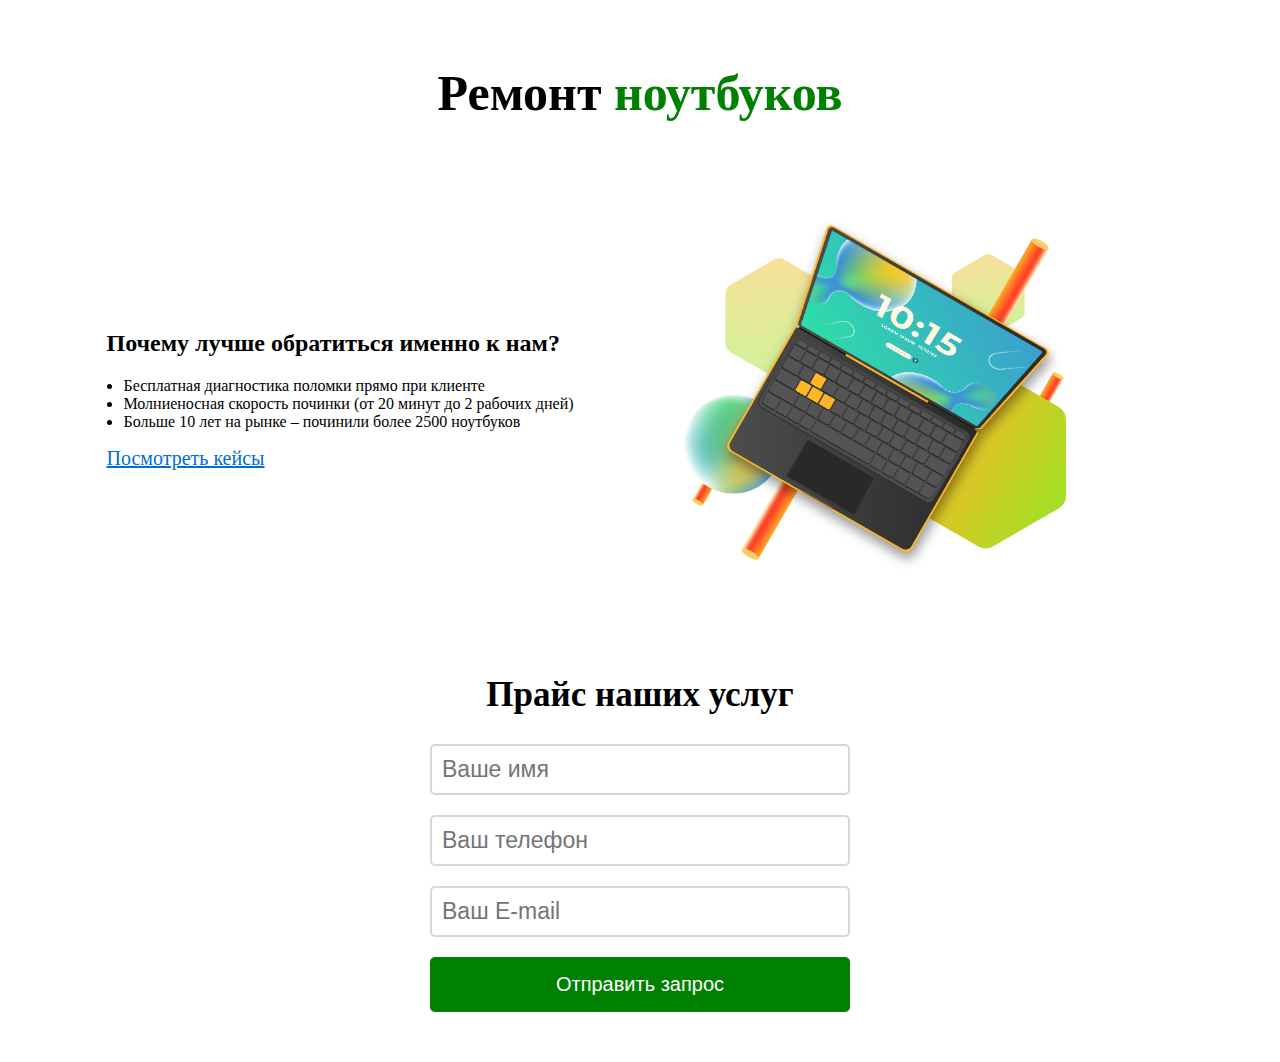
<file: lesson2/index.html>
<!DOCTYPE html>
<html lang="en">
<head>
    <meta charset="UTF-8">
    <title>My outnumbered first site</title>
    <link rel="stylesheet" href="styles.css">
</head>
<body>
    <h1 class="title">Ремонт <span>ноутбуков</span></h1>

    <div class="main">
        <div class="main-info">
            <h2>Почему лучше обратиться именно к нам?</h2>
            <ul>
                <li>Бесплатная диагностика поломки прямо при клиенте</li>
                <li>Молниеносная скорость починки (от 20 минут до 2 рабочих дней)</li>
                <li>Больше 10 лет на рынке – починили более 2500 ноутбуков</li>
            </ul>
            <a href="https://google.com">Посмотреть кейсы</a>
        </div>
        <img src="images/image2.png" alt="Image"/>
    </div>

    <div class="form">
        <h2>Прайс наших услуг</h2>
        <input type="text" placeholder="Ваше имя">
        <input type="text" placeholder="Ваш телефон">
        <input type="email" placeholder="Ваш E-mail">
        <button>Отправить запрос</button>
    </div>
</body>
</html>
</file>
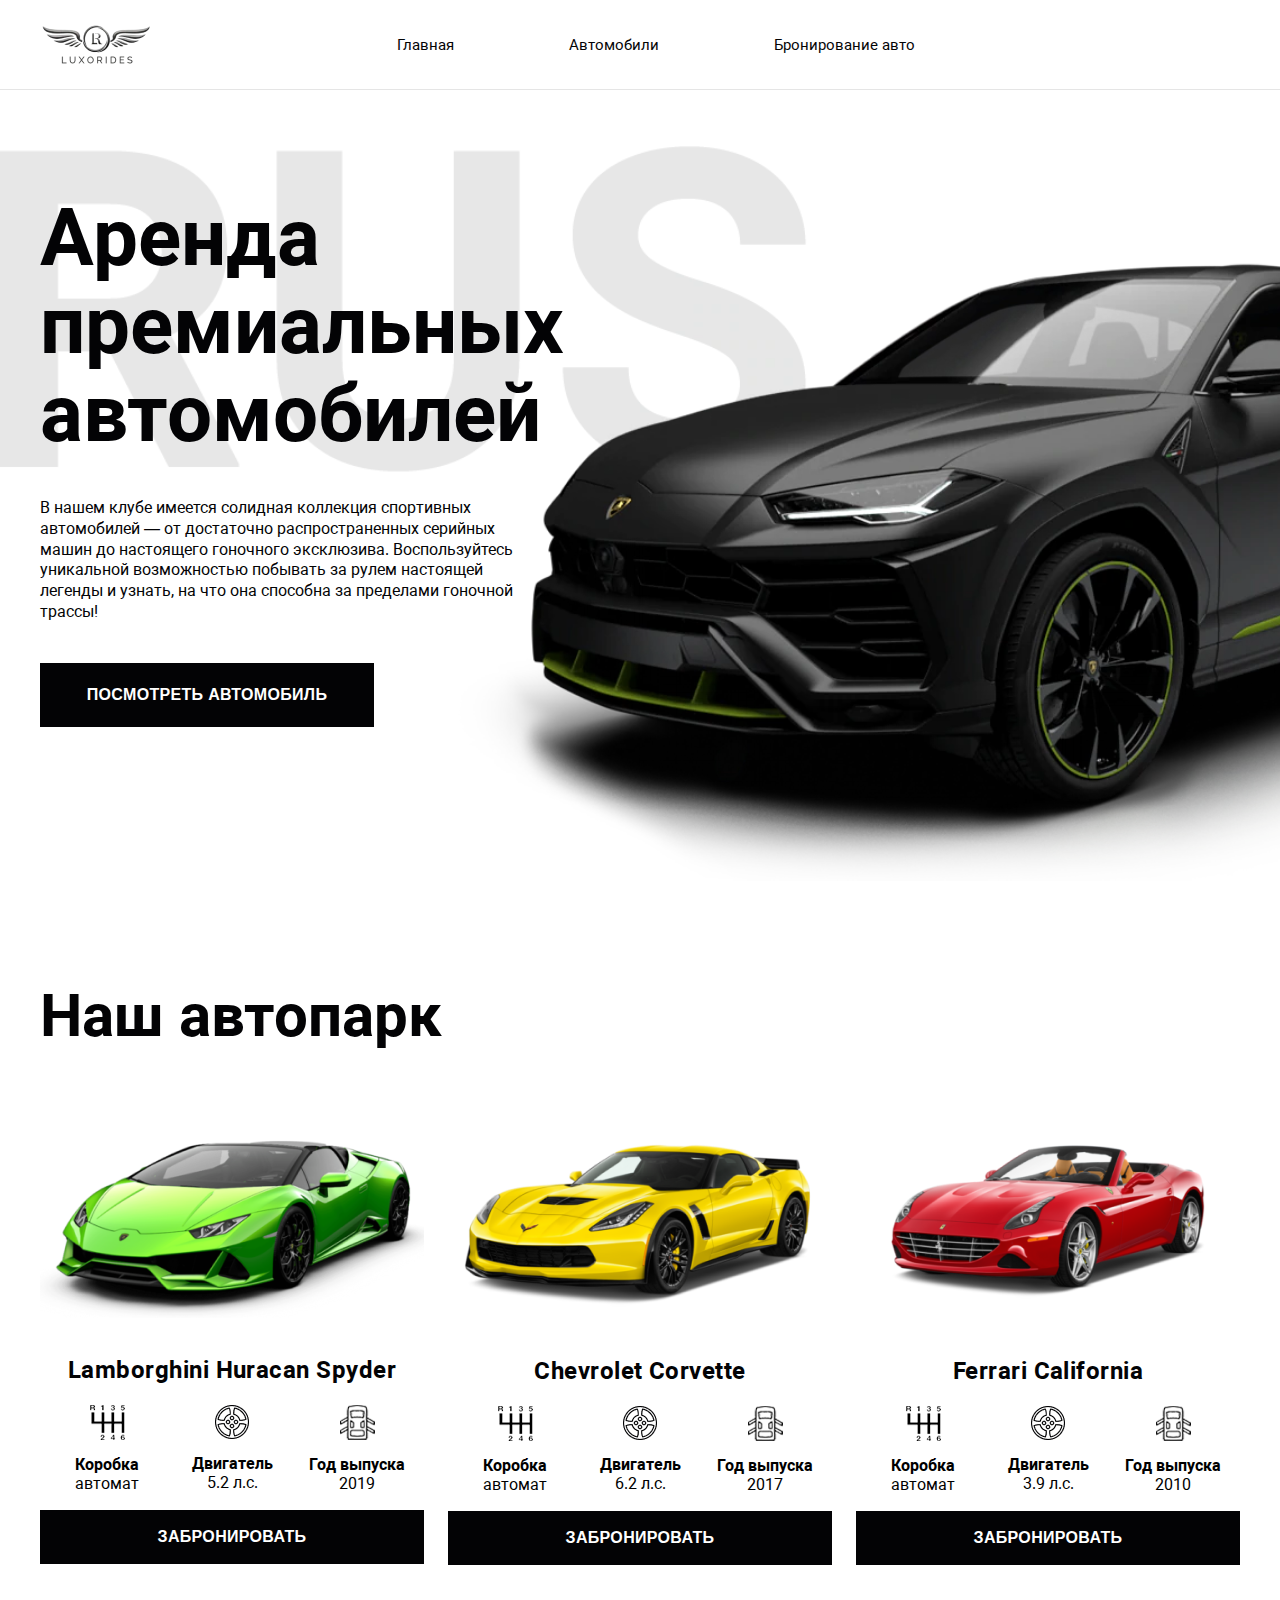
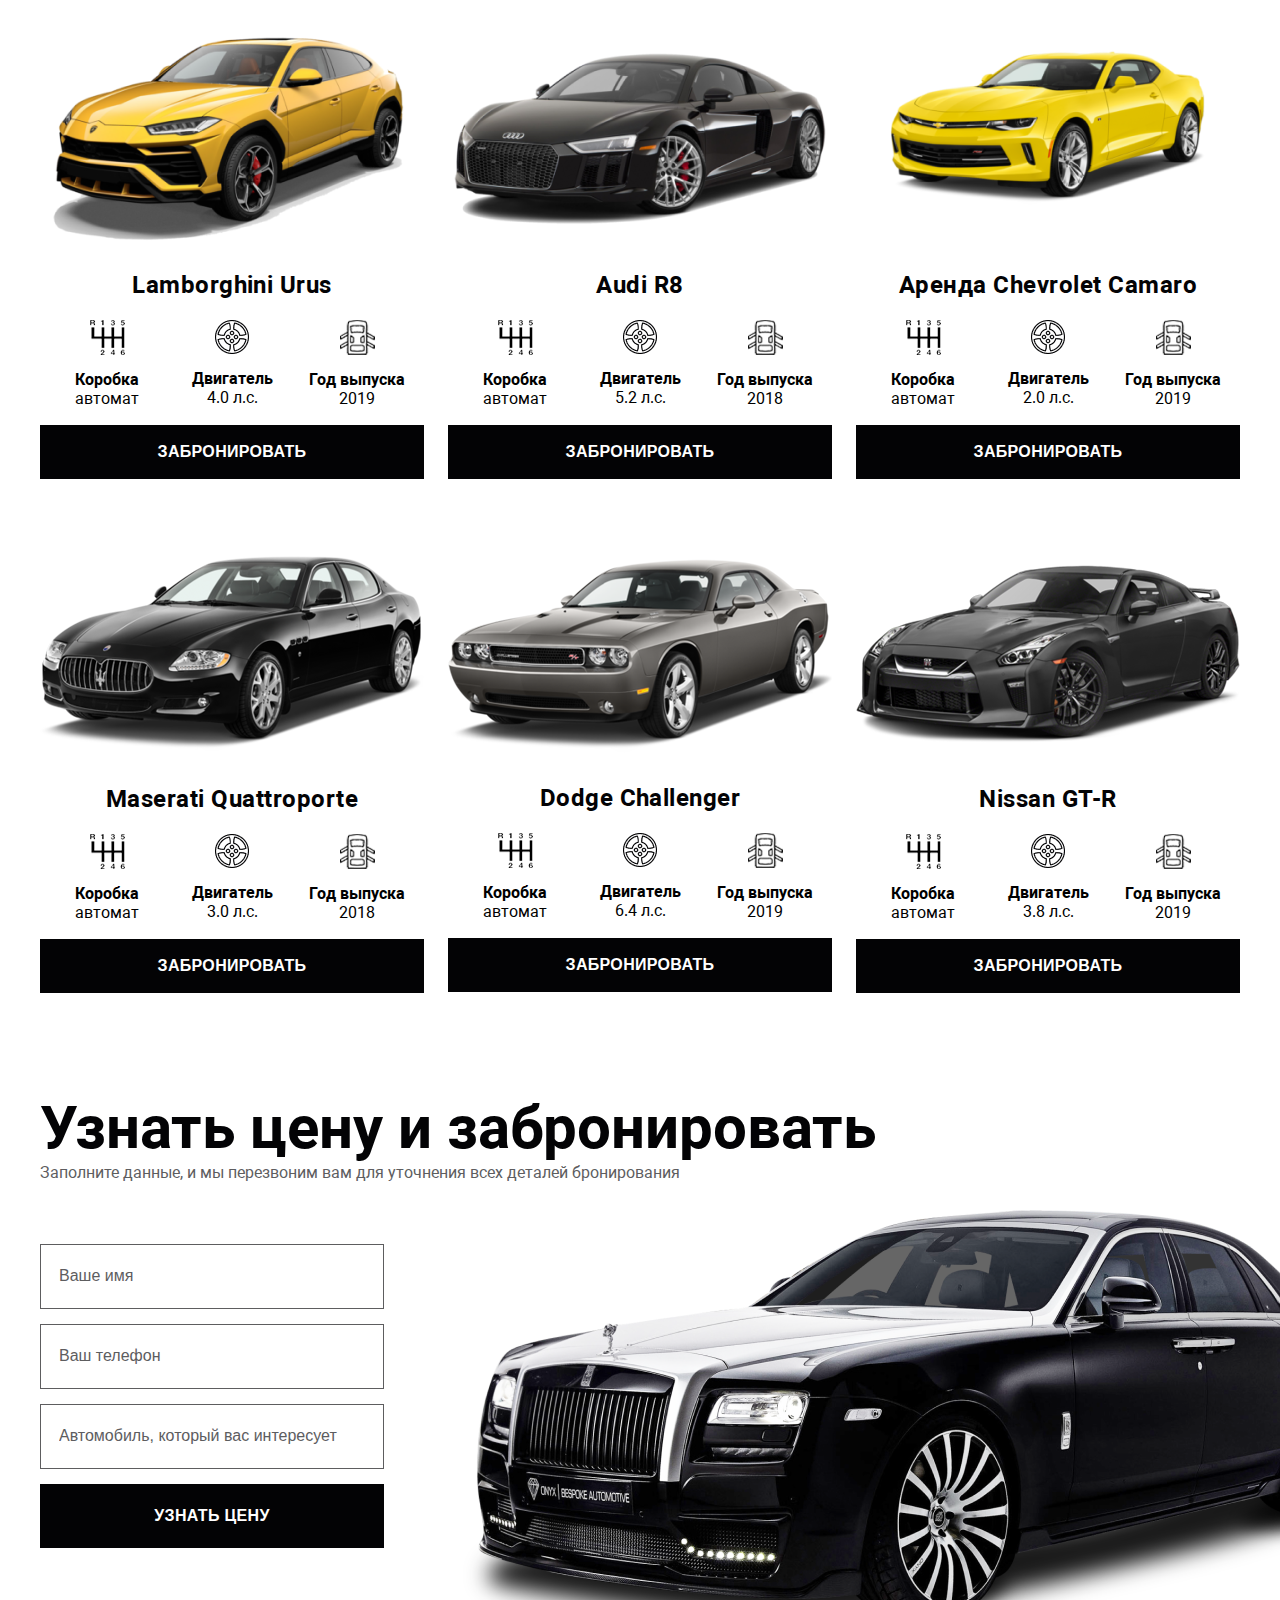
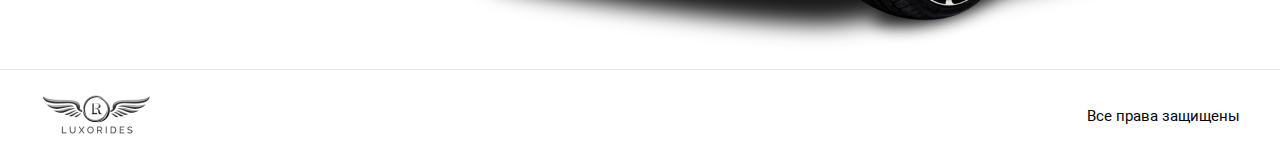
<file: lesson3/index.html>
<!DOCTYPE html>
<html lang="en">
<head>
    <meta charset="UTF-8">
    <title>Аренда премиальных автомобилей</title>
    <link rel="stylesheet" href="styles/style.css">
</head>
<body>

<header class="header">
    <div class="container">
        <div class="logo"><img src="images/logo.png" alt="Logo"></div>
        <nav class="menu">
            <ul>
                <li class="menu-item"><a href="#">Главная</a></li>
                <li class="menu-item"><a href="#cars">Автомобили</a></li>
                <li class="menu-item"><a href="#price">Бронирование авто</a></li>
            </ul>
        </nav>
    </div>
</header>

<section class="main">
    <div class="container">
        <div class="main-info">
            <div class="main-title">Аренда премиальных автомобилей</div>
            <div class="main-text">
                В нашем клубе имеется солидная коллекция спортивных автомобилей — от достаточно распространенных серийных машин до настоящего гоночного эксклюзива. Воспользуйтесь уникальной возможностью побывать за рулем настоящей легенды и узнать, на что она способна за пределами гоночной трассы!
            </div>
            <div class="main-action">
                <button class="button">Посмотреть автомобиль</button>
            </div>
        </div>
    </div>
</section>

<section class="car" id="cars">
    <div class="container">
        <h2 class="sub-title">Наш автопарк</h2>
        <div class="car-items">

            <div class="car-item">
                <div class="car-item-image"><img src="images/1.png" alt="Image 1"></div>
                <div class="car-item-title">Lamborghini Huracan Spyder</div>
                <div class="car-item-info">
                    <div class="car-item-point"><img src="images/transmission.png" alt="Transmission">
                        <div>Коробка</div>
                        <div>автомат</div>
                    </div>
                    <div class="car-item-point"><img src="images/wheel.png" alt="Wheel">
                        <div>Двигатель</div>
                        <div>5.2 л.с.</div>
                    </div>
                    <div class="car-item-point"><img src="images/year.png" alt="Year">
                        <div>Год выпуска</div>
                        <div>2019</div>
                    </div>
                </div>
                <div class="car-item-action">
                    <button class="button">Забронировать</button>
                </div>
            </div>

            <div class="car-item">
                <div class="car-item-image"><img src="images/2.png" alt="Image 2"></div>
                <div class="car-item-title">Chevrolet Corvette</div>
                <div class="car-item-info">
                    <div class="car-item-point"><img src="images/transmission.png" alt="Transmission">
                        <div>Коробка</div>
                        <div>автомат</div>
                    </div>
                    <div class="car-item-point"><img src="images/wheel.png" alt="Wheel">
                        <div>Двигатель</div>
                        <div>6.2 л.с.</div>
                    </div>
                    <div class="car-item-point"><img src="images/year.png" alt="Year">
                        <div>Год выпуска</div>
                        <div>2017</div>
                    </div>
                </div>
                <div class="car-item-action">
                    <button class="button">Забронировать</button>
                </div>
            </div>

            <div class="car-item">
                <div class="car-item-image"><img src="images/3.png" alt="Image 3"></div>
                <div class="car-item-title">Ferrari California</div>
                <div class="car-item-info">
                    <div class="car-item-point"><img src="images/transmission.png" alt="Transmission">
                        <div>Коробка</div>
                        <div>автомат</div>
                    </div>
                    <div class="car-item-point"><img src="images/wheel.png" alt="Wheel">
                        <div>Двигатель</div>
                        <div>3.9 л.с.</div>
                    </div>
                    <div class="car-item-point"><img src="images/year.png" alt="Year">
                        <div>Год выпуска</div>
                        <div>2010</div>
                    </div>
                </div>
                <div class="car-item-action">
                    <button class="button">Забронировать</button>
                </div>
            </div>

            <div class="car-item">
                <div class="car-item-image"><img src="images/4.png" alt="Image 4"></div>
                <div class="car-item-title">Lamborghini Urus</div>
                <div class="car-item-info">
                    <div class="car-item-point"><img src="images/transmission.png" alt="Transmission">
                        <div>Коробка</div>
                        <div>автомат</div>
                    </div>
                    <div class="car-item-point"><img src="images/wheel.png" alt="Wheel">
                        <div>Двигатель</div>
                        <div>4.0 л.с.</div>
                    </div>
                    <div class="car-item-point"><img src="images/year.png" alt="Year">
                        <div>Год выпуска</div>
                        <div>2019</div>
                    </div>
                </div>
                <div class="car-item-action">
                    <button class="button">Забронировать</button>
                </div>
            </div>

            <div class="car-item">
                <div class="car-item-image"><img src="images/5.png" alt="Image 5"></div>
                <div class="car-item-title">Audi R8</div>
                <div class="car-item-info">
                    <div class="car-item-point"><img src="images/transmission.png" alt="Transmission">
                        <div>Коробка</div>
                        <div>автомат</div>
                    </div>
                    <div class="car-item-point"><img src="images/wheel.png" alt="Wheel">
                        <div>Двигатель</div>
                        <div>5.2 л.с.</div>
                    </div>
                    <div class="car-item-point"><img src="images/year.png" alt="Year">
                        <div>Год выпуска</div>
                        <div>2018</div>
                    </div>
                </div>
                <div class="car-item-action">
                    <button class="button">Забронировать</button>
                </div>
            </div>

            <div class="car-item">
                <div class="car-item-image"><img src="images/6.png" alt="Image 6"></div>
                <div class="car-item-title">Аренда Chevrolet Camaro</div>
                <div class="car-item-info">
                    <div class="car-item-point"><img src="images/transmission.png" alt="Transmission">
                        <div>Коробка</div>
                        <div>автомат</div>
                    </div>
                    <div class="car-item-point"><img src="images/wheel.png" alt="Wheel">
                        <div>Двигатель</div>
                        <div>2.0 л.с.</div>
                    </div>
                    <div class="car-item-point"><img src="images/year.png" alt="Year">
                        <div>Год выпуска</div>
                        <div>2019</div>
                    </div>
                </div>
                <div class="car-item-action">
                    <button class="button">Забронировать</button>
                </div>
            </div>

            <div class="car-item">
                <div class="car-item-image"><img src="images/7.png" alt="Image 7"></div>
                <div class="car-item-title">Maserati Quattroporte</div>
                <div class="car-item-info">
                    <div class="car-item-point"><img src="images/transmission.png" alt="Transmission">
                        <div>Коробка</div>
                        <div>автомат</div>
                    </div>
                    <div class="car-item-point"><img src="images/wheel.png" alt="Wheel">
                        <div>Двигатель</div>
                        <div>3.0 л.с.</div>
                    </div>
                    <div class="car-item-point"><img src="images/year.png" alt="Year">
                        <div>Год выпуска</div>
                        <div>2018</div>
                    </div>
                </div>
                <div class="car-item-action">
                    <button class="button">Забронировать</button>
                </div>
            </div>

            <div class="car-item">
                <div class="car-item-image"><img src="images/8.png" alt="Image 8"></div>
                <div class="car-item-title">Dodge Challenger</div>
                <div class="car-item-info">
                    <div class="car-item-point"><img src="images/transmission.png" alt="Transmission">
                        <div>Коробка</div>
                        <div>автомат</div>
                    </div>
                    <div class="car-item-point"><img src="images/wheel.png" alt="Wheel">
                        <div>Двигатель</div>
                        <div>6.4 л.с.</div>
                    </div>
                    <div class="car-item-point"><img src="images/year.png" alt="Year">
                        <div>Год выпуска</div>
                        <div>2019</div>
                    </div>
                </div>
                <div class="car-item-action">
                    <button class="button">Забронировать</button>
                </div>
            </div>

            <div class="car-item">
                <div class="car-item-image"><img src="images/9.png" alt="Image 9"></div>
                <div class="car-item-title">Nissan GT-R</div>
                <div class="car-item-info">
                    <div class="car-item-point"><img src="images/transmission.png" alt="Transmission">
                        <div>Коробка</div>
                        <div>автомат</div>
                    </div>
                    <div class="car-item-point"><img src="images/wheel.png" alt="Wheel">
                        <div>Двигатель</div>
                        <div>3.8 л.с.</div>
                    </div>
                    <div class="car-item-point"><img src="images/year.png" alt="Year">
                        <div>Год выпуска</div>
                        <div>2019</div>
                    </div>
                </div>
                <div class="car-item-action">
                    <button class="button">Забронировать</button>
                </div>
            </div>

        </div>
    </div>
</section>

<section class="price" id="price">
    <div class="container">
        <h2 class="sub-title">Узнать цену и забронировать</h2>
        <div class="price-text">Заполните данные, и мы перезвоним вам для уточнения всех деталей бронирования</div>
        <form action="" class="price-form">
            <input type="text" class="price-input" placeholder="Ваше имя">
            <input type="text" class="price-input" placeholder="Ваш телефон">
            <input type="text" class="price-input" placeholder="Автомобиль, который вас интересует">
            <button class="button">Узнать цену</button>
        </form>
        <img src="images/rolls.png" alt="Rolls" class="price-image">
    </div>
</section>

<footer class="footer">
    <div class="container">
        <div class="log"><img src="images/logo.png" alt="Logo"></div>
        <div class="rights">Все права защищены</div>
    </div>
</footer>

</body>
</html>
</file>
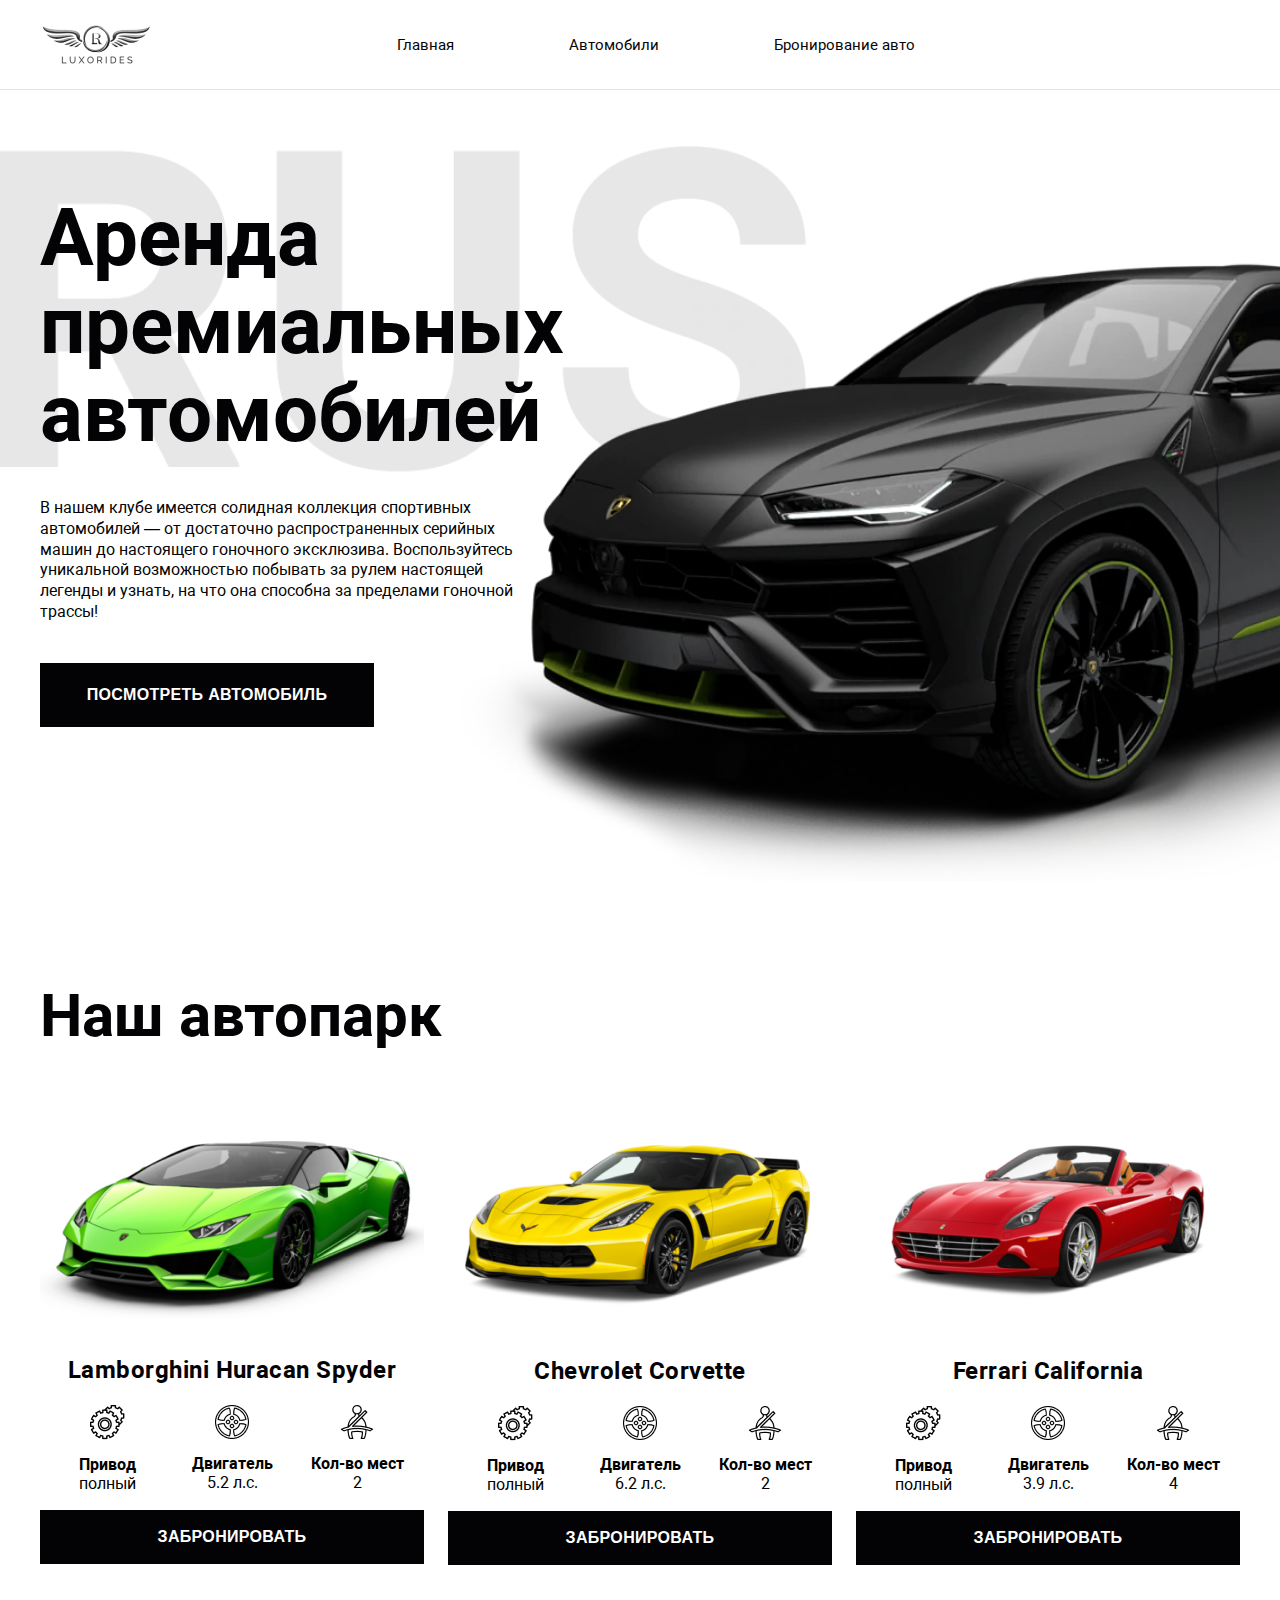
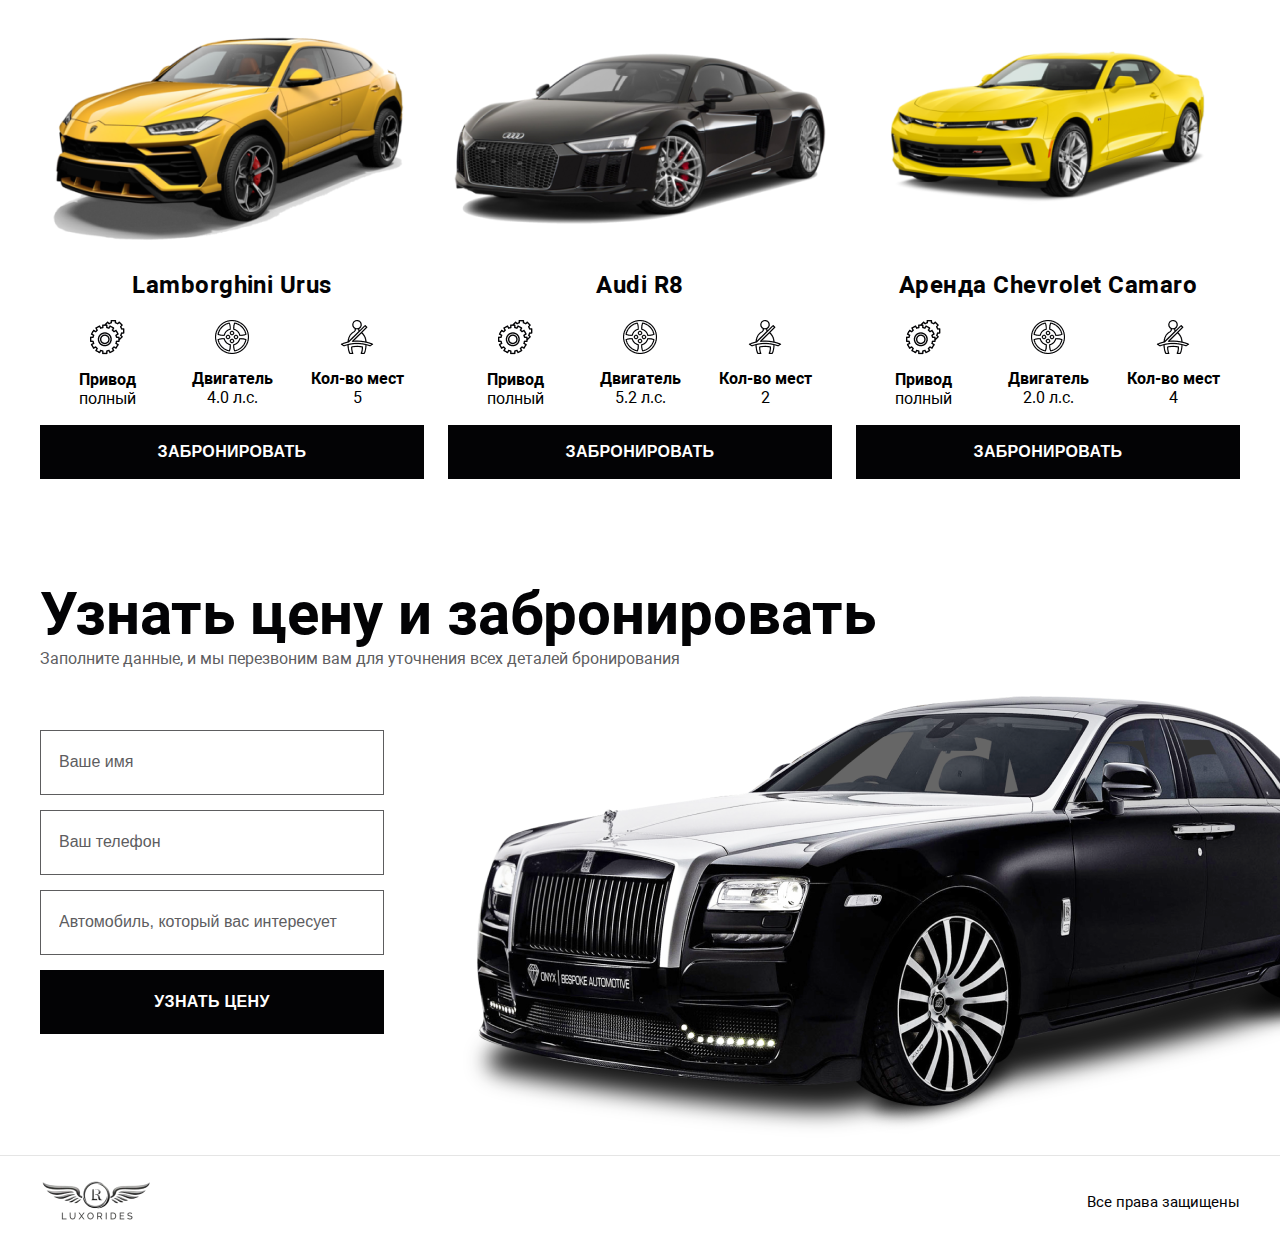
<file: lesson4/index.html>
<!DOCTYPE html>
<html lang="en">
<head>
    <meta charset="UTF-8">
    <title>Аренда премиальных автомобилей</title>
    <link rel="stylesheet" href="styles/style.css">
    <script defer src="scripts/script.js"></script>
</head>
<body>

<header class="header">
    <div class="container">
        <div class="logo"><img src="images/logo.png" alt="Logo"></div>
        <nav class="menu">
            <ul>
                <li class="menu-item"><a href="#">Главная</a></li>
                <li class="menu-item"><a href="#cars">Автомобили</a></li>
                <li class="menu-item"><a href="#price">Бронирование авто</a></li>
            </ul>
        </nav>
    </div>
</header>

<section class="main">
    <div class="container">
        <div class="main-info">
            <div class="main-title">Аренда премиальных автомобилей</div>
            <div class="main-text">
                В нашем клубе имеется солидная коллекция спортивных автомобилей — от достаточно распространенных серийных машин до настоящего гоночного эксклюзива. Воспользуйтесь уникальной возможностью побывать за рулем настоящей легенды и узнать, на что она способна за пределами гоночной трассы!
            </div>
            <div class="main-action">
                <button class="button" id="main-action">Посмотреть автомобиль</button>
            </div>
        </div>
    </div>
</section>

<section class="car" id="cars">
    <div class="container">
        <h2 class="sub-title">Наш автопарк</h2>
        <div class="car-items">

            <div class="car-item">
                <div class="car-item-image"><img src="images/1.png" alt="Image 1"></div>
                <div class="car-item-title">Lamborghini Huracan Spyder</div>
                <div class="car-item-info">
                    <div class="car-item-point"><img src="images/gear.png" alt="Gear">
                        <div>Привод</div>
                        <div>полный</div>
                    </div>
                    <div class="car-item-point"><img src="images/wheel.png" alt="Wheel">
                        <div>Двигатель</div>
                        <div>5.2 л.с.</div>
                    </div>
                    <div class="car-item-point"><img src="images/belt.png" alt="Belt">
                        <div>Кол-во мест</div>
                        <div>2</div>
                    </div>
                </div>
                <div class="car-item-action">
                    <button class="button car-button">Забронировать</button>
                </div>
            </div>

            <div class="car-item">
                <div class="car-item-image"><img src="images/2.png" alt="Image 2"></div>
                <div class="car-item-title">Chevrolet Corvette</div>
                <div class="car-item-info">
                    <div class="car-item-point"><img src="images/gear.png" alt="Gear">
                        <div>Привод</div>
                        <div>полный</div>
                    </div>
                    <div class="car-item-point"><img src="images/wheel.png" alt="Wheel">
                        <div>Двигатель</div>
                        <div>6.2 л.с.</div>
                    </div>
                    <div class="car-item-point"><img src="images/belt.png" alt="Belt">
                        <div>Кол-во мест</div>
                        <div>2</div>
                    </div>
                </div>
                <div class="car-item-action">
                    <button class="button car-button">Забронировать</button>
                </div>
            </div>

            <div class="car-item">
                <div class="car-item-image"><img src="images/3.png" alt="Image 3"></div>
                <div class="car-item-title">Ferrari California</div>
                <div class="car-item-info">
                    <div class="car-item-point"><img src="images/gear.png" alt="Gear">
                        <div>Привод</div>
                        <div>полный</div>
                    </div>
                    <div class="car-item-point"><img src="images/wheel.png" alt="Wheel">
                        <div>Двигатель</div>
                        <div>3.9 л.с.</div>
                    </div>
                    <div class="car-item-point"><img src="images/belt.png" alt="Belt">
                        <div>Кол-во мест</div>
                        <div>4</div>
                    </div>
                </div>
                <div class="car-item-action">
                    <button class="button car-button">Забронировать</button>
                </div>
            </div>

            <div class="car-item">
                <div class="car-item-image"><img src="images/4.png" alt="Image 4"></div>
                <div class="car-item-title">Lamborghini Urus</div>
                <div class="car-item-info">
                    <div class="car-item-point"><img src="images/gear.png" alt="Gear">
                        <div>Привод</div>
                        <div>полный</div>
                    </div>
                    <div class="car-item-point"><img src="images/wheel.png" alt="Wheel">
                        <div>Двигатель</div>
                        <div>4.0 л.с.</div>
                    </div>
                    <div class="car-item-point"><img src="images/belt.png" alt="Belt">
                        <div>Кол-во мест</div>
                        <div>5</div>
                    </div>
                </div>
                <div class="car-item-action">
                    <button class="button car-button">Забронировать</button>
                </div>
            </div>

            <div class="car-item">
                <div class="car-item-image"><img src="images/5.png" alt="Image 5"></div>
                <div class="car-item-title">Audi R8</div>
                <div class="car-item-info">
                    <div class="car-item-point"><img src="images/gear.png" alt="Gear">
                        <div>Привод</div>
                        <div>полный</div>
                    </div>
                    <div class="car-item-point"><img src="images/wheel.png" alt="Wheel">
                        <div>Двигатель</div>
                        <div>5.2 л.с.</div>
                    </div>
                    <div class="car-item-point"><img src="images/belt.png" alt="Belt">
                        <div>Кол-во мест</div>
                        <div>2</div>
                    </div>
                </div>
                <div class="car-item-action">
                    <button class="button car-button">Забронировать</button>
                </div>
            </div>

            <div class="car-item">
                <div class="car-item-image"><img src="images/6.png" alt="Image 6"></div>
                <div class="car-item-title">Аренда Chevrolet Camaro</div>
                <div class="car-item-info">
                    <div class="car-item-point"><img src="images/gear.png" alt="Gear">
                        <div>Привод</div>
                        <div>полный</div>
                    </div>
                    <div class="car-item-point"><img src="images/wheel.png" alt="Wheel">
                        <div>Двигатель</div>
                        <div>2.0 л.с.</div>
                    </div>
                    <div class="car-item-point"><img src="images/belt.png" alt="Belt">
                        <div>Кол-во мест</div>
                        <div>4</div>
                    </div>
                </div>
                <div class="car-item-action">
                    <button class="button car-button">Забронировать</button>
                </div>
            </div>

        </div>
    </div>
</section>

<section class="price" id="price">
    <div class="container">
        <h2 class="sub-title">Узнать цену и забронировать</h2>
        <div class="price-text">Заполните данные, и мы перезвоним вам для уточнения всех деталей бронирования</div>
        <form action="" class="price-form">
            <input type="text" class="price-input" id="name" placeholder="Ваше имя">
            <input type="text" class="price-input" id="phone" placeholder="Ваш телефон">
            <input type="text" class="price-input" id="car" placeholder="Автомобиль, который вас интересует">
            <button class="button" id="price-action">Узнать цену</button>
        </form>
        <img src="images/rolls.png" alt="Rolls" class="price-image">
    </div>
</section>

<footer class="footer">
    <div class="container">
        <div class="log"><img src="images/logo.png" alt="Logo"></div>
        <div class="rights">Все права защищены</div>
    </div>
</footer>

</body>
</html>
</file>
<file: lesson2/styles.css>
.title{
    padding: 30px;
    text-align: center;
    font-size: 50px;
}

.main{
    display: flex;
    justify-content: center;
    align-items: center;
}

.main img{
    max-width: 600px;
}

.main-info{
    max-width: 500px;
}

.main-info p{
    font-size: 20px;
    color: #404a8f;
}

.main-info ul{
    padding-left: 17px;
}

.main-info a{
    font-size: 20px;
    color: #006dd4;
}

.form{
    max-width: 420px;
    margin: 50px auto;
    display: flex;
    flex-direction: column;
}

.form h2{
    text-align: center;
    font-size: 35px;
}

.form input{
    padding: 10px;
    font-size: 23px;
    border-radius: 5px;
    margin-bottom: 20px;
    border: 2px solid #d7d7d7;
}

.form button{
    background: green;
    color: white;
    padding: 16px;
    border-radius: 5px;
    border: 0;
    font-size: 20px;
}

.title span{
    color: green;
}
</file>
<file: lesson3/styles/style.css>
*{
    padding: 0;
    margin: 0;
}

@font-face{
    font-family: Roboto;
    src: url("../fonts/Roboto.ttf");
}

@font-face{
    font-family: Roboto;
    src: url("../fonts/Robotobold.ttf");
    font-weight: bold;
}

body{
    font-family: 'Roboto', sans-serif;
    --black: #030305;
}

/* header */

.header{
    border-bottom: 1px solid #E5E5E5;
    padding: 25px 0;
}

.container{
    max-width: 1200px;
    margin: 0 auto;
}

.header .container{
    display: flex;
    align-items: center;
}

.logo img{
    vertical-align: bottom;
}

.menu{
    margin-left: 244px;
}

.menu ul{
    list-style: none;
    display: flex;
}

.menu-item{
    margin-right: 115px;
}

.menu-item a{
    font-size: 15px;
    color: var(--black);
    text-decoration: none;
}

.menu-item a:hover{
    border-bottom: 2px solid black;
}

/* main */

.main{
    background-image: url("../images/background.png");
    background-position: center;
    background-size: cover;
    padding: 104px 0 154px 0;
}

.main-info{
    max-width: 855px;
}

.main-title{
    font-weight: bold;
    font-size: 80px;
    line-height: 110%;
    color: var(--black);
    margin-bottom: 40px;
    max-width: 502px;
}

.main-text{
    font-size: 16px;
    line-height: 130%;
    color: var(--black);
    margin-bottom: 40px;
    max-width: 502px;
}

.button{
    padding: 20px;
    width: 334px;
    height: 64px;
    background: var(--black);
    border: 0;
    box-sizing: border-box;
    text-align: center;
    font-weight: bold;
    font-size: 16px;
    letter-spacing: .02em;
    text-transform: uppercase;
    color: white;
    transition: background-color .5s;
}

.button:hover{
    cursor: pointer;
    background: #575757;
}

/* car */

.car{
    padding: 100px 0;
}

.sub-title{
    font-weight: bold;
    font-size: 60px;
    line-height: 70px;
    color: var(--black);
}

.car-items{
    display: flex;
    flex-wrap: wrap;
    align-items: center;
    justify-content: space-between;
}

.car-item{
    max-width: 384px;
    text-align: center;
    margin-top: 40px;
}

.car-item-image img{
    vertical-align: bottom;
}

.car-item-title{
    font-weight: bold;
    font-size: 24px;
    line-height: 150%;
    letter-spacing: .02em;
    color: var(--black);
    padding: 15px 0 17px 0;
}

.car-item-info{
    display: flex;
    align-items: center;
    justify-content: center;
}

.car-item-point{
    width: 110px;
    height: 92px;
    margin: 0 7.5px;
}

.car-item-point img{
    margin-bottom: 11px;
}

.car-item-action{
    margin-top: 13px;
}

.car-item-action .button{
    width: 100%;
    padding: 15px;
    height: 54px;
}

.car-item-point > div:nth-child(2){
    font-weight: bold;
}

/* price */

.price{
    overflow: hidden;
}

.price .container{
    position: relative;
    padding-bottom: 121px;
}

.price-text{
    font-size: 16px;
    line-height: 130%;
    color: #5D5D5F;
    margin-bottom: 60px;
}

.price-form{
    max-width: 344px;
}

.price-input{
    padding: 22px 18px;
    width: 344px;
    height: 65px;
    background: white;
    border: 1px solid #5D5D5F;
    box-sizing: border-box;
    font-size: 16px;
    color: black;
    outline: none;
    margin-bottom: 15px;
}

.price-input::placeholder{
    color: #5D5D5F;
}

.price .button{
    width: 100%;
}

.price-image{
    position: absolute;
    bottom: 0;
    left: 401px;
}

/* footer */

.footer{
    border-top: 1px solid #E5E5E5;
    padding: 25px 0;
}

.footer .container{
    display: flex;
    align-items: center;
    justify-content: space-between;
}

.rights{
    font-size: 15px;
    text-align: right;
    color: var(--black);
}
</file>
<file: lesson4/styles/style.css>
*{
    padding: 0;
    margin: 0;
}

@font-face{
    font-family: Roboto;
    src: url("../fonts/Roboto.ttf");
}

@font-face{
    font-family: Roboto;
    src: url("../fonts/Robotobold.ttf");
    font-weight: bold;
}

body{
    font-family: 'Roboto', sans-serif;
    --black: #030305;
}

/* header */

.header{
    border-bottom: 1px solid #E5E5E5;
    padding: 25px 0;
}

.container{
    max-width: 1200px;
    margin: 0 auto;
}

.header .container{
    display: flex;
    align-items: center;
}

.logo img{
    vertical-align: bottom;
}

.menu{
    margin-left: 244px;
}

.menu ul{
    list-style: none;
    display: flex;
}

.menu-item{
    margin-right: 115px;
}

.menu-item a{
    font-size: 15px;
    color: var(--black);
    text-decoration: none;
}

.menu-item a:hover{
    border-bottom: 2px solid black;
}

/* main */

.main{
    background-image: url("../images/background.png");
    background-position: center;
    background-size: cover;
    padding: 104px 0 154px 0;
}

.main-info{
    max-width: 855px;
}

.main-title{
    font-weight: bold;
    font-size: 80px;
    line-height: 110%;
    color: var(--black);
    margin-bottom: 40px;
    max-width: 502px;
}

.main-text{
    font-size: 16px;
    line-height: 130%;
    color: var(--black);
    margin-bottom: 40px;
    max-width: 502px;
}

.button{
    padding: 20px;
    width: 334px;
    height: 64px;
    background: var(--black);
    border: 0;
    box-sizing: border-box;
    text-align: center;
    font-weight: bold;
    font-size: 16px;
    letter-spacing: .02em;
    text-transform: uppercase;
    color: white;
    transition: background-color .5s;
}

.button:hover{
    cursor: pointer;
    background: #575757;
}

/* car */

.car{
    padding: 100px 0;
}

.sub-title{
    font-weight: bold;
    font-size: 60px;
    line-height: 70px;
    color: var(--black);
}

.car-items{
    display: flex;
    flex-wrap: wrap;
    align-items: center;
    justify-content: space-between;
}

.car-item{
    max-width: 384px;
    text-align: center;
    margin-top: 40px;
}

.car-item-image:hover img {
    transform: scale(1.1);
}
.car-item-image img {
    vertical-align: bottom;
    transition: all .3s;
}

.car-item-title{
    font-weight: bold;
    font-size: 24px;
    line-height: 150%;
    letter-spacing: .02em;
    color: var(--black);
    padding: 15px 0 17px 0;
}

.car-item-info{
    display: flex;
    align-items: center;
    justify-content: center;
}

.car-item-point{
    width: 110px;
    height: 92px;
    margin: 0 7.5px;
}

.car-item-point img{
    margin-bottom: 11px;
}

.car-item-action{
    margin-top: 13px;
}

.car-item-action .button{
    width: 100%;
    padding: 15px;
    height: 54px;
}

.car-item-point > div:nth-child(2){
    font-weight: bold;
}

/* price */

.price{
    overflow: hidden;
}

.price .container{
    position: relative;
    padding-bottom: 121px;
}

.price-text{
    font-size: 16px;
    line-height: 130%;
    color: #5D5D5F;
    margin-bottom: 60px;
}

.price-form{
    max-width: 344px;
}

.price-input{
    padding: 22px 18px;
    width: 344px;
    height: 65px;
    background: white;
    border: 1px solid #5D5D5F;
    box-sizing: border-box;
    font-size: 16px;
    color: black;
    outline: none;
    margin-bottom: 15px;
}

.price-input::placeholder{
    color: #5D5D5F;
}

.price .button{
    width: 100%;
}

.price-image{
    position: absolute;
    bottom: 0;
    left: 401px;
}

/* footer */

.footer{
    border-top: 1px solid #E5E5E5;
    padding: 25px 0;
}

.footer .container{
    display: flex;
    align-items: center;
    justify-content: space-between;
}

.rights{
    font-size: 15px;
    text-align: right;
    color: var(--black);
}
</file>
